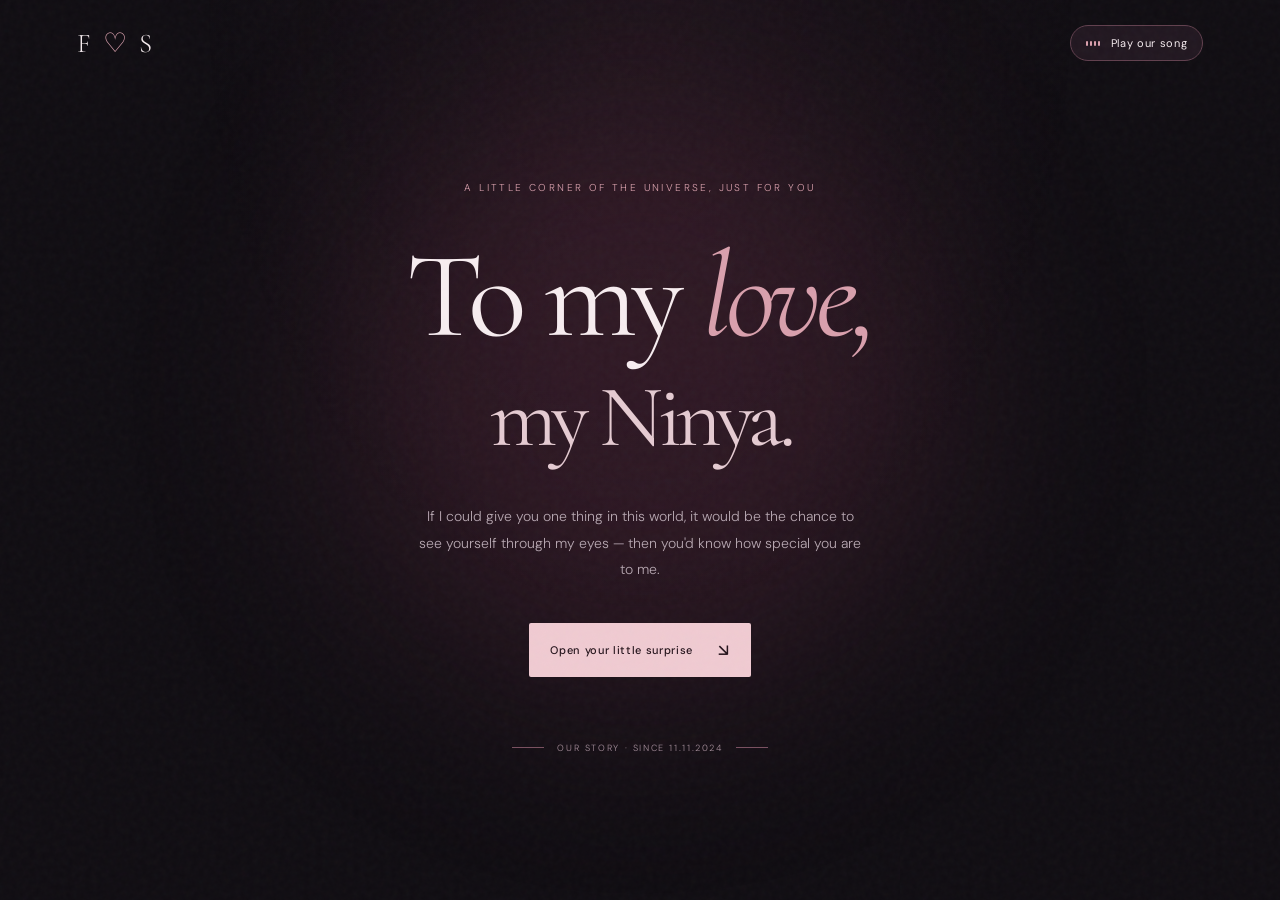
<file: index.html>
﻿<!DOCTYPE html>
<html lang="en">
<head>
  <meta charset="UTF-8">
  <meta name="viewport" content="width=device-width, initial-scale=1.0">
  <meta name="theme-color" content="#100d12">
  <meta name="description" content="A little place made with love, for Sheena, love — from Frank.">
  <title>For My Love ♡</title>
  <link rel="preconnect" href="https://fonts.googleapis.com">
  <link rel="preconnect" href="https://fonts.gstatic.com" crossorigin>
  <link href="https://fonts.googleapis.com/css2?family=Cormorant+Garamond:wght@400;500;600;700&family=DM+Sans:wght@300;400;500;600&display=swap" rel="stylesheet">
  <link rel="stylesheet" href="style.css">
</head>
<body>
  <div class="grain" aria-hidden="true"></div>
  <nav class="nav">
    <a class="brand" href="index.html#home">F <span>♡</span> S</a>
    <button class="music-toggle" id="musicToggle" aria-pressed="false" title="Toggle background music">
      <span class="music-bars" aria-hidden="true"><i></i><i></i><i></i><i></i></span>
      <span id="musicLabel">Play our song</span>
    </button>
  </nav>

  <main>
    <section class="hero section" id="home">
      <div class="hero-glow"></div>
      <p class="eyebrow fade-in">A little corner of the universe, just for you</p>
      <h1 class="fade-in delay-1">To my <em>love,</em><br><span>my Ninya.</span></h1>
      <p class="hero-copy fade-in delay-2">If I could give you one thing in this world, it would be the chance to see yourself through my eyes — then you'd know how special you are to me.</p>
      <a href="letter.html" class="primary-btn fade-in delay-3">Open your little surprise <span>↘</span></a>
      <div class="hero-date fade-in delay-3"><span class="line"></span> OUR STORY · SINCE 11.11.2024 <span class="line"></span></div>
    </section>

  </main>
  <audio id="bgMusic" loop preload="none">
    <source src="Araw-Araw.mp3" type="audio/mpeg">
  </audio>
  <script src="music.js"></script>
</body>
</html>
</file>
<file: style.css>
﻿ :root{--bg:#100d12;--panel:#19131b;--rose:#d9a0ad;--rose-light:#f0cbd2;--text:#f7edf0;--muted:#b8a8b2;--line:#4a303e;--serif:'Cormorant Garamond',Georgia,serif;--sans:'DM Sans',Arial,sans-serif}
*{box-sizing:border-box}html{scroll-behavior:smooth;scroll-padding-top:80px}body{margin:0;background:var(--bg);color:var(--text);font-family:var(--sans);font-weight:300;overflow-x:hidden}body:before{content:"";position:fixed;inset:0;pointer-events:none;background:radial-gradient(ellipse at 50% 0%,#39202d44,transparent 48%);z-index:-1}.grain{position:fixed;inset:0;pointer-events:none;opacity:.06;z-index:20;background-image:url("data:image/svg+xml,%3Csvg viewBox='0 0 180 180' xmlns='http://www.w3.org/2000/svg'%3E%3Cfilter id='n'%3E%3CfeTurbulence type='fractalNoise' baseFrequency='.8' numOctaves='4' stitchTiles='stitch'/%3E%3C/filter%3E%3Crect width='100%25' height='100%25' filter='url(%23n)' opacity='.55'/%3E%3C/svg%3E")}
a{color:inherit;text-decoration:none}.nav{position:absolute;top:0;left:0;right:0;padding:25px 6vw;display:flex;justify-content:space-between;align-items:center;z-index:5}.brand{font-family:var(--serif);font-size:27px;letter-spacing:3px}.brand span{color:var(--rose)}.music-toggle{display:flex;align-items:center;gap:11px;background:#211720;border:1px solid #61404e;border-radius:30px;padding:10px 15px;color:var(--text);font:400 11px var(--sans);letter-spacing:.06em;cursor:pointer;transition:.25s}.music-toggle:hover{border-color:var(--rose)}.music-bars{display:flex;align-items:center;gap:2px;height:14px}.music-bars i{display:block;width:2px;height:5px;background:var(--rose);border-radius:4px}.music-toggle.playing .music-bars i{animation:music 0.65s ease-in-out infinite alternate}.music-toggle.playing .music-bars i:nth-child(2){animation-delay:.2s}.music-toggle.playing .music-bars i:nth-child(3){animation-delay:.4s}.music-toggle.playing .music-bars i:nth-child(4){animation-delay:.1s}@keyframes music{to{height:14px}}
.section{padding:115px 8vw;position:relative}.hero{min-height:100svh;display:flex;flex-direction:column;align-items:center;justify-content:center;text-align:center;padding-top:140px;overflow:hidden}.hero-glow,.final-glow{position:absolute;width:600px;height:600px;border-radius:50%;background:#7f3b5540;filter:blur(100px);pointer-events:none}.hero-glow{top:10%;left:50%;transform:translateX(-50%)}.eyebrow,.section-kicker{font-size:10px;letter-spacing:.24em;text-transform:uppercase;color:var(--rose);position:relative}.hero h1{font:400 clamp(58px,10vw,122px)/.9 var(--serif);letter-spacing:-.045em;margin:38px 0 27px;position:relative}.hero h1 em,.section-heading h2 em,.countdown-section h2 em,.final-section h2 em{font-weight:400;color:var(--rose);font-style:italic}.hero h1 span{font-size:.72em;color:#e5cbd2}.hero-copy{max-width:450px;color:var(--muted);font-size:14px;line-height:1.9;position:relative}.primary-btn{display:inline-flex;align-items:center;gap:25px;background:var(--rose-light);color:#24131b;border:0;border-radius:2px;padding:16px 21px;font:500 11px var(--sans);letter-spacing:.06em;margin-top:26px;cursor:pointer;transition:transform .25s,background .25s;position:relative}.primary-btn:hover{transform:translateY(-3px);background:#f8dce2}.primary-btn span{font-size:17px}.hero-date{display:flex;align-items:center;gap:13px;margin-top:65px;color:#a9919e;font-size:9px;letter-spacing:.18em}.line{height:1px;width:32px;background:#795060}.scroll-note{position:absolute;bottom:24px;font-size:8px;letter-spacing:.2em;color:#8b7884}.scroll-note span{display:block;font-size:17px;margin-top:8px;color:var(--rose)}
.letter-section{background:#151016}.section-kicker{margin-bottom:30px}.letter-card{max-width:730px;margin:auto;background:#f0e4e2;color:#2b2026;padding:clamp(28px,7vw,75px);position:relative;box-shadow:0 25px 80px #0004}.letter-card:before{content:"";position:absolute;inset:10px;border:1px solid #cbb5b9;pointer-events:none}.letter-flower{position:absolute;right:clamp(38px,8vw,80px);top:38px;color:#b47b8a;font-size:29px}.script{font:italic 26px var(--serif);color:#b67b8b;margin:0 0 12px}.letter-card h2{font:500 clamp(38px,6vw,58px)/.95 var(--serif);margin:0 0 28px;letter-spacing:-.02em}.letter-body{font:400 14px/1.95 var(--sans);color:#5b4951;max-width:570px}.letter-body p{margin:0 0 17px}.signoff{padding-top:8px}.signoff span{font:italic 29px var(--serif);color:#a35f75}.letter-bottom{margin-top:35px;padding-top:15px;border-top:1px solid #d2bfc1;display:flex;justify-content:space-between;font-size:8px;letter-spacing:.18em;color:#987a85}.letter-bottom span{color:#b16c81;font-size:14px}
.gallery-section{max-width:1250px;margin:auto}.section-heading{text-align:center;margin-bottom:55px}.section-heading .script{font-size:25px}.section-heading h2,.countdown-section h2{font:400 clamp(44px,7vw,72px)/1 var(--serif);margin:12px 0}.muted{color:var(--muted);font-size:13px;line-height:1.8}.gallery{display:grid;grid-template-columns:1fr 1fr 1fr;gap:23px;align-items:start}.photo-card{border:0;background:#211821;padding:10px 10px 17px;text-align:left;color:var(--text);cursor:zoom-in;transition:transform .35s;box-shadow:0 15px 35px #0003}.photo-card:hover{transform:translateY(-7px) rotate(0deg)}.photo-card img{width:100%;height:330px;object-fit:cover;display:block;filter:saturate(.75) brightness(.85);transition:filter .3s}.photo-card:hover img{filter:saturate(1) brightness(1)}.photo-tall{transform:rotate(-2deg);margin-top:10px}.photo-offset{transform:rotate(2deg);margin-top:55px}.photo-caption{display:block;padding:16px 7px 0;font:italic 21px var(--serif);color:#f0d9df}.photo-caption small{display:block;font:9px var(--sans);letter-spacing:.15em;color:var(--rose);margin-bottom:8px}.gallery-tip{text-align:center;color:#8d7b87;font-size:11px;margin-top:35px}
.promise-section{text-align:center;background:#171018;padding-top:130px;padding-bottom:130px}.promise-mark{font:100px/.8 var(--serif);color:#714255;margin-top:15px}.promise-section blockquote{font:400 clamp(31px,5.5vw,58px)/1.13 var(--serif);margin:12px auto 25px;max-width:850px}.promise-section blockquote em{color:var(--rose);font-weight:400}.promise-section>p{color:var(--muted);font-size:12px}.heart-row{color:var(--rose);margin-top:32px;font-size:15px}
.countdown-section{text-align:center}.countdown-section .script{margin-bottom:16px}.countdown{display:flex;justify-content:center;gap:clamp(12px,4vw,50px);margin:43px 0 22px}.countdown div{display:flex;flex-direction:column;gap:10px;min-width:48px}.countdown strong{font:400 clamp(35px,7vw,65px)/1 var(--serif);color:var(--rose-light);font-variant-numeric:tabular-nums}.countdown span{font-size:8px;letter-spacing:.18em;color:#9d8995}.date-note{font-size:11px;color:#9d8995}
.final-section{text-align:center;min-height:90vh;display:flex;flex-direction:column;align-items:center;justify-content:center;padding:110px 8vw 55px;position:relative;overflow:hidden;background:#171018}.final-glow{top:15%;left:50%;transform:translateX(-50%);background:#73364b30}.final-section>.script,.final-section h2,.final-section>p,.final-section button,.surprise-message,footer{position:relative}.final-section h2{font:400 clamp(49px,9vw,100px)/.91 var(--serif);letter-spacing:-.04em;margin:25px 0}.final-section>p:not(.script){max-width:390px;color:var(--muted);font-size:13px;line-height:1.8}.surprise-message{margin-top:35px;padding:28px 35px;border:1px solid #6a4354;background:#211720;animation:reveal .6s ease both}.big-heart{font-size:35px;color:var(--rose)}.surprise-message p{font:italic 25px/1.3 var(--serif);color:#f1dce2}.surprise-message strong{font-size:11px;font-weight:400;color:var(--rose-light)}footer{margin-top:auto;padding-top:85px;font-size:8px;letter-spacing:.2em;color:#8d7985}footer span{color:var(--rose);padding:0 6px}
.lightbox{position:fixed;inset:0;background:#080609f2;z-index:30;display:none;align-items:center;justify-content:center;flex-direction:column;padding:55px 20px}.lightbox.open{display:flex}.lightbox img{max-width:min(80vw,700px);max-height:72vh;object-fit:contain;box-shadow:0 20px 80px #0008}.lightbox p{font:italic 22px var(--serif);color:#f0d9df}.lightbox button{position:absolute;border:1px solid #674455;background:#211720;color:white;cursor:pointer}.lightbox-close{top:22px;right:25px;font-size:30px;width:42px;height:42px}.lightbox-prev,.lightbox-next{top:50%;transform:translateY(-50%);font-size:34px;width:45px;height:55px}.lightbox-prev{left:20px}.lightbox-next{right:20px}
.fade-in{animation:fade .9s both}.delay-1{animation-delay:.15s}.delay-2{animation-delay:.3s}.delay-3{animation-delay:.45s}@keyframes fade{from{opacity:0;transform:translateY(15px)}to{opacity:1;transform:translateY(0)}}@keyframes reveal{from{opacity:0;transform:translateY(12px) scale(.98)}to{opacity:1;transform:translateY(0) scale(1)}}
@media(max-width:700px){.nav{padding:20px 6vw}.section{padding:85px 6vw}.hero{padding-top:125px;min-height:94svh}.hero h1{font-size:clamp(58px,15vw,88px)}.hero-copy{font-size:13px;max-width:340px}.hero-date{margin-top:48px;font-size:8px;gap:8px}.line{width:17px}.letter-card{padding:45px 27px}.letter-card:before{inset:7px}.letter-flower{top:24px;right:28px;font-size:22px}.letter-body{font-size:13px}.gallery{grid-template-columns:1fr 1fr;gap:14px}.photo-card img{height:245px}.photo-card:nth-child(3){grid-column:1/3;width:70%;justify-self:center;margin-top:5px}.photo-offset{margin-top:38px}.photo-caption{font-size:18px;padding:12px 4px 0}.photo-caption small{font-size:8px}.countdown{gap:17px}.countdown div{min-width:45px}.final-section{min-height:80vh}.lightbox-prev{left:5px}.lightbox-next{right:5px}.lightbox img{max-width:82vw}}
@media(max-width:380px){.music-toggle{padding:9px 10px}.music-toggle #musicLabel{font-size:9px}.countdown{gap:10px}.countdown strong{font-size:34px}.photo-card img{height:210px}}
@media(prefers-reduced-motion:reduce){*,*::before,*::after{scroll-behavior:auto!important;animation-duration:.01ms!important;transition-duration:.01ms!important}}


/* Playful Love Lab mini-game */
.game-section{background:linear-gradient(180deg,#100d12,#1b111a 50%,#100d12);overflow:hidden}
.game-shell{max-width:760px;margin:0 auto;text-align:center;position:relative}
.game-topline{display:flex;justify-content:space-between;gap:12px;border-bottom:1px solid #4a303e;padding:0 0 15px;font-size:9px;letter-spacing:.2em;color:var(--rose)}
.game-orbit{width:92px;height:92px;margin:36px auto 23px;border:1px solid #684054;border-radius:50%;display:grid;place-items:center;position:relative;box-shadow:0 0 40px #9c4d6b20}
.orbit-heart{font-size:35px;color:var(--rose);animation:heartbeat 1.6s ease-in-out infinite}
.orbit-dot{position:absolute;width:7px;height:7px;border-radius:50%;background:#f0cbd2;box-shadow:0 0 12px #f0cbd2}
.dot-one{top:7px;left:14px}.dot-two{right:2px;top:42px}.dot-three{bottom:8px;left:23px}
@keyframes heartbeat{0%,100%{transform:scale(1)}15%{transform:scale(1.15)}30%{transform:scale(1)}45%{transform:scale(1.08)}}
.game-shell>.script{margin-bottom:8px}.game-shell>h2{font:400 clamp(43px,7vw,70px)/.92 var(--serif);margin:12px 0 17px;letter-spacing:-.035em}.game-shell>h2 em{font-style:italic;color:var(--rose)}.game-intro{max-width:440px;margin:0 auto;color:var(--muted);font-size:13px;line-height:1.8}
.game-card{margin:38px auto 0;max-width:590px;border:1px solid #654053;background:linear-gradient(145deg,#241721,#171119);padding:clamp(24px,5vw,43px);box-shadow:0 20px 65px #0003;position:relative}
.game-card:before{content:"";position:absolute;inset:7px;border:1px solid #ffffff08;pointer-events:none}
.game-emoji{font-size:39px;margin-bottom:13px;min-height:48px;animation:gamePop .35s ease both}
.game-question-count{font-size:9px;letter-spacing:.2em;color:var(--rose);margin:0 0 14px}
.game-card h3{font:500 clamp(26px,4vw,36px)/1.12 var(--serif);margin:0 auto 25px;max-width:450px}
.game-answers{display:grid;grid-template-columns:1fr 1fr;gap:10px;position:relative}
.game-answer{background:#211720;border:1px solid #583748;color:#f5e7ec;padding:14px 12px;min-height:56px;font:400 12px/1.5 var(--sans);cursor:pointer;transition:transform .2s,border-color .2s,background .2s;border-radius:2px}
.game-answer:hover,.game-answer:focus-visible{border-color:var(--rose);background:#33202c;transform:translateY(-2px);outline:none}
.game-answer.selected{border-color:var(--rose-light);background:#563144;box-shadow:inset 0 0 0 1px #d9a0ad50}
.game-answer:disabled{cursor:default;opacity:.85}
.game-feedback{min-height:24px;margin:18px 0 0;color:var(--rose-light);font-size:12px;line-height:1.7}
.game-next{border:0;background:var(--rose-light);color:#24131b;padding:13px 18px;margin-top:10px;font:500 11px var(--sans);cursor:pointer;letter-spacing:.04em}.game-next span{font-size:16px;padding-left:12px}
.game-footnote{font-size:8px;letter-spacing:.18em;color:#8d7985;margin-top:22px}
.game-result-score{font:400 clamp(48px,9vw,76px)/1 var(--serif);color:var(--rose-light);margin:8px 0}
.game-result-copy{color:var(--muted);font-size:13px;line-height:1.8;max-width:400px;margin:0 auto 18px}
.game-restart{background:transparent;border:1px solid #80536a;color:var(--rose-light);padding:12px 18px;margin-top:12px;cursor:pointer;font:400 11px var(--sans)}
@keyframes gamePop{from{opacity:0;transform:scale(.8) translateY(6px)}to{opacity:1;transform:scale(1) translateY(0)}}
@media(max-width:520px){.game-card{padding:25px 17px}.game-answers{grid-template-columns:1fr}.game-answer{min-height:48px}.game-orbit{margin-top:28px}.game-topline{font-size:8px}}


/* Sweet, playful "I love you" choice */
.love-choice-area{display:flex;flex-direction:column;align-items:center;justify-content:center;gap:14px;min-height:150px;padding:12px 0}
.love-choice-area .game-answer{width:min(100%,330px);min-height:54px;transition:transform .28s ease,font-size .28s ease,padding .28s ease,opacity .28s ease;transform-origin:center}
.love-choice-area .love-yes{background:var(--rose);border-color:var(--rose);color:#21121a;font-weight:600;box-shadow:0 8px 30px #d9a0ad2b}
.love-choice-area .love-yes:hover{background:var(--rose-light);border-color:var(--rose-light)}
.love-choice-area .love-no{background:#211923;color:var(--muted);border-color:#493340;font-size:.92rem}
.love-choice-area .love-no.shrinking{opacity:.72}
.love-choice-area .love-yes.growing{box-shadow:0 0 35px #d9a0ad55}
.game-card.love-celebration .game-emoji{animation:lovePop .55s ease}
@keyframes lovePop{0%{transform:scale(.5) rotate(-15deg)}70%{transform:scale(1.18) rotate(8deg)}100%{transform:scale(1) rotate(0)}}
@media(max-width:480px){.love-choice-area .game-answer{width:100%}.love-choice-area{min-height:140px}}
.virtual-bouquet{position:relative;width:280px;height:190px;margin:0 auto 15px;animation:bouquetArrive .8s cubic-bezier(.2,.8,.25,1) both}.bouquet-stem{position:absolute;bottom:12px;left:50%;width:5px;height:130px;border-radius:5px;background:linear-gradient(90deg,#507d58,#91b87b);transform-origin:bottom;animation:stemRise .75s ease-out both}.stem-one{--stem-angle:-34deg;height:120px}.stem-two{--stem-angle:-17deg;height:145px;animation-delay:.08s}.stem-three{--stem-angle:0deg;height:160px;animation-delay:.16s}.stem-four{--stem-angle:17deg;height:145px;animation-delay:.24s}.stem-five{--stem-angle:34deg;height:120px;animation-delay:.32s}.bouquet-stem{transform:rotate(var(--stem-angle))}.bouquet-bloom{position:absolute;width:76px;height:76px;border-radius:50%;z-index:2;opacity:0;background:radial-gradient(ellipse 24% 39% at 50% 18%,var(--petal) 92%,transparent 100%),radial-gradient(ellipse 24% 39% at 80% 40%,var(--petal) 92%,transparent 100%),radial-gradient(ellipse 24% 39% at 68% 76%,var(--petal) 92%,transparent 100%),radial-gradient(ellipse 24% 39% at 32% 76%,var(--petal) 92%,transparent 100%),radial-gradient(ellipse 24% 39% at 20% 40%,var(--petal) 92%,transparent 100%);animation:bloomOpen .7s cubic-bezier(.2,.8,.25,1) forwards}.bouquet-bloom:after{content:"";position:absolute;left:31px;top:31px;width:14px;height:14px;border-radius:50%;background:radial-gradient(circle at 35% 30%,#fff0a8,#e9a949 75%);box-shadow:0 0 12px #ffd77c88}.bloom-one{--petal:#f7a9bd;left:20px;top:52px;animation-delay:.2s}.bloom-two{--petal:#f5c3d0;left:68px;top:18px;animation-delay:.32s}.bloom-three{--petal:#e995ae;left:102px;top:0;animation-delay:.44s}.bloom-four{--petal:#f4b4c4;left:139px;top:20px;animation-delay:.56s}.bloom-five{--petal:#f7c5d0;left:184px;top:53px;animation-delay:.68s}.bouquet-leaf{position:absolute;bottom:42px;left:50%;width:40px;height:18px;border-radius:100% 0 100% 0;background:linear-gradient(135deg,#9bc27f,#547e5a);z-index:1;animation:leafAppear .45s .7s ease-out both}.leaf-one{transform:translateX(-28px) rotate(-35deg)}.leaf-two{transform:translateX(8px) rotate(35deg) scaleX(-1);bottom:62px}.leaf-three{transform:translateX(-45px) rotate(-18deg);bottom:75px}.bouquet-wrap{position:absolute;z-index:3;bottom:0;left:50%;width:112px;height:67px;transform:translateX(-50%);clip-path:polygon(8% 0,92% 0,70% 100%,30% 100%);background:linear-gradient(100deg,#f0cbd2,#fff0e7 48%,#d9a0ad);filter:drop-shadow(0 4px 4px #0003)}.bouquet-wrap:after{content:"";position:absolute;left:48px;top:11px;width:16px;height:13px;border-radius:50%;background:#b56a83;box-shadow:-10px 1px 0 -3px #d9a0ad,10px 1px 0 -3px #d9a0ad}@keyframes bouquetArrive{from{opacity:0;transform:translateY(14px) scale(.82)}to{opacity:1;transform:translateY(0) scale(1)}}@keyframes stemRise{from{transform:rotate(var(--stem-angle)) scaleY(0)}to{transform:rotate(var(--stem-angle)) scaleY(1)}}@keyframes bloomOpen{from{opacity:0;transform:scale(.1) rotate(-24deg)}to{opacity:1;transform:scale(1) rotate(0)}}@keyframes leafAppear{from{opacity:0;scale:.1}to{opacity:1;scale:1}}
@media(prefers-reduced-motion:reduce){.virtual-bouquet,.bouquet-bloom,.bouquet-stem,.bouquet-leaf{animation:none!important}.bouquet-bloom{opacity:1}.bouquet-stem{transform:none}.bouquet-leaf{opacity:1}}
.virtual-bouquet{position:relative;width:min(340px,86vw);height:auto;aspect-ratio:15/14;margin:12px auto 4px;animation:none}.virtual-bouquet svg{display:block;width:100%;height:100%;overflow:visible}.svg-stem{fill:none;stroke:#5f7959;stroke-width:6;stroke-linecap:round}.svg-foliage{fill:#526d4e;stroke:#82956e;stroke-width:1.4}.baby-sprig path{fill:none;stroke:#879a76;stroke-width:1.6;stroke-linecap:round}.baby-sprig circle{fill:#fffaf2;stroke:#e6ded1;stroke-width:1}.rose-bud{fill:#8f1325;stroke:#c44b50;stroke-width:1.5;opacity:1;transition:opacity .7s ease}.rose-petals{opacity:0;transform:scale(.72);transform-box:fill-box;transform-origin:center;transition:opacity .75s ease,transform .95s cubic-bezier(.2,.8,.25,1)}.rose-petals path{fill:#b51e31;stroke:#dc6670;stroke-width:1.2}.rose-large .rose-petals path:not(.rose-heart){fill:#961328}.rose-heart{fill:#76101e!important;stroke:#e98784!important}.rose-head{transform-box:fill-box;transform-origin:center;scale:.96;transition:scale .9s cubic-bezier(.2,.8,.25,1)}.rose-large{scale:1}.is-unwrapped .rose-bud{opacity:0}.is-unwrapped .rose-petals{opacity:1;transform:scale(1)}.is-unwrapped .rose-head{scale:1.06}.paper-body{fill:#f7f2e9;stroke:#ded5c8;stroke-width:2}.paper-fold{fill:#fffdf7;stroke:#d9d0c4;stroke-width:2;transform-box:fill-box;transform-origin:top center;transition:transform .85s cubic-bezier(.2,.75,.25,1)}.fold-left{transform-origin:top right}.fold-right{transform-origin:top left}.is-unwrapped .fold-left{transform:translate(-24px,17px) rotate(-18deg)}.is-unwrapped .fold-right{transform:translate(24px,17px) rotate(18deg)}.paper-seam{fill:none;stroke:#d5cbbc;stroke-width:1.4;stroke-dasharray:2 3}.ribbon-tail,.ribbon-bow path,.ribbon-bow ellipse{fill:#a7192d;stroke:#e15b64;stroke-width:2}.ribbon-bow{transform-box:fill-box;transform-origin:center;transition:transform .6s ease,opacity .6s ease}.is-unwrapped .ribbon-bow{transform:translateY(12px) scale(.78);opacity:.45}.ribbon-trigger{position:absolute;left:50%;top:78%;width:82px;height:52px;transform:translate(-50%,-50%);padding:0;border:0;border-radius:50%;background:transparent;cursor:pointer}.ribbon-trigger:hover:not(:disabled){filter:drop-shadow(0 0 8px #ed697477)}.ribbon-trigger:focus-visible{outline:2px solid #f1b4bc;outline-offset:3px}.ribbon-trigger:disabled{cursor:default}.floating-petal{position:fixed;z-index:39;width:13px;height:19px;border-radius:100% 0 100% 0;background:var(--petal-color);box-shadow:inset -2px -2px 4px #650e1d22;pointer-events:none;animation:petalDrift var(--fall-duration) ease-in var(--fall-delay) forwards}@keyframes petalDrift{0%{opacity:0;transform:translate3d(0,0,0) rotate(0) scale(.7)}12%{opacity:.9}100%{opacity:0;transform:translate3d(var(--fall-drift),110vh,0) rotate(480deg) scale(1.05)}}.bouquet-note{margin:0!important;padding-top:6px;font:italic 16px var(--serif)!important;color:var(--rose-light)!important;animation:bouquetNoteFade .8s ease both}@keyframes bouquetNoteFade{from{opacity:0;transform:translateY(8px)}to{opacity:1;transform:translateY(0)}}
@media(prefers-reduced-motion:reduce){.paper-fold,.rose-bud,.rose-petals,.rose-head,.ribbon-bow,.bouquet-note{transition:none!important;animation:none!important}.is-unwrapped .rose-bud{opacity:0}.is-unwrapped .rose-petals{opacity:1;transform:none}.is-unwrapped .rose-head{scale:1}.is-unwrapped .fold-left{transform:translate(-18px,10px)}.is-unwrapped .fold-right{transform:translate(18px,10px)}}
.bouquet-prompt{margin:28px 0 0!important;font:italic 15px var(--serif)!important;color:#f0cbd2!important}.virtual-bouquet{display:block;width:min(300px,82vw);height:auto;aspect-ratio:15/14;margin:0 auto;padding:0;border:0;background:transparent;cursor:pointer;animation:none}.virtual-bouquet:focus-visible{outline:1px solid var(--rose);outline-offset:4px;border-radius:12px}.virtual-bouquet svg{display:block;width:100%;height:100%;overflow:visible}.svg-stem{fill:none;stroke:#78916c;stroke-width:6;stroke-linecap:round}.svg-leaf{fill:#819b73;stroke:#a9bd8c;stroke-width:1.5}.closed-bud{fill:#d98da3;stroke:#f0bdc9;stroke-width:1.5;opacity:1;transition:opacity .65s ease}.bloom-center .closed-bud{fill:#c87992}.open-petals{opacity:0;transform:scale(.15);transform-box:fill-box;transform-origin:center;transition:opacity .65s ease,transform .9s cubic-bezier(.2,.8,.25,1)}.open-petals path{fill:#e8a1b3;stroke:#f5ccd4;stroke-width:1.3}.bloom-center .open-petals path{fill:#edb5bf}.open-petals circle{fill:#dca34f;stroke:#f5d38b;stroke-width:1.2}.is-bloomed .closed-bud{opacity:0}.is-bloomed .open-petals{opacity:1;transform:scale(1)}.bouquet-ribbon{fill:#d9a0ad;stroke:#f0cbd2;stroke-width:2}.falling-petal{fill:#f1b5c4;opacity:0;transform-box:fill-box;transform-origin:center}.is-bloomed .falling-petal{animation:petalFall 2.6s ease-in forwards}.petal-one{animation-delay:.2s!important}.petal-two{animation-delay:.65s!important;fill:#e8a1b3}.petal-three{animation-delay:1s!important;fill:#f3cfaa}@keyframes petalFall{0%{opacity:0;transform:translate(0,0) rotate(0)}15%{opacity:.9}100%{opacity:0;transform:translate(35px,135px) rotate(100deg)}}.bouquet-note{margin:0!important;padding-top:6px;font:italic 16px var(--serif)!important;color:var(--rose-light)!important;animation:bouquetNoteFade .8s ease both}@keyframes bouquetNoteFade{from{opacity:0;transform:translateY(8px)}to{opacity:1;transform:translateY(0)}}
@media(prefers-reduced-motion:reduce){.virtual-bouquet,.open-petals,.closed-bud,.falling-petal,.bouquet-note{animation:none!important;transition:none!important}.is-bloomed .falling-petal{opacity:0}.bouquet-note{opacity:1;transform:none}}


.ribbon-trigger{z-index:5}
.virtual-bouquet{display:block;cursor:default}.virtual-bouquet>summary{position:absolute;left:50%;top:78%;z-index:6;display:block;width:82px;height:52px;transform:translate(-50%,-50%);padding:0;border:0;border-radius:50%;background:transparent;cursor:pointer;list-style:none}.virtual-bouquet>summary::-webkit-details-marker{display:none}.virtual-bouquet>summary::marker{content:""}.virtual-bouquet>summary:focus-visible{outline:2px solid #f1b4bc;outline-offset:3px}.virtual-bouquet[open] .rose-bud{opacity:0}.virtual-bouquet[open] .rose-petals{opacity:1;transform:scale(1)}.virtual-bouquet[open] .rose-head{scale:1.06}.screen-petal{position:absolute;top:27%;width:13px;height:19px;border-radius:100% 0 100% 0;background:#b51e31;opacity:0;pointer-events:none;box-shadow:inset -2px -2px 4px #650e1d22}.petal-one{left:20%;--drop-delay:.05s}.petal-two{left:34%;background:#fffaf2;--drop-delay:.28s}.petal-three{left:48%;background:#d74952;--drop-delay:.12s}.petal-four{left:62%;background:#f3e9df;--drop-delay:.42s}.petal-five{left:75%;background:#a91f32;--drop-delay:.2s}.petal-six{left:88%;background:#fffaf2;--drop-delay:.5s}.virtual-bouquet[open] .screen-petal{animation:screenPetalFall 3.2s ease-in var(--drop-delay) both}@keyframes screenPetalFall{0%{opacity:0;transform:translate(0,0) rotate(0)}12%{opacity:.9}100%{opacity:0;transform:translate(22px,340px) rotate(400deg)}}.virtual-bouquet[open]+.bouquet-note{display:block}.bouquet-note{display:none}.virtual-bouquet[open]+.bouquet-note{animation:bouquetNoteFade .8s ease both}@media(prefers-reduced-motion:reduce){.rose-bud,.rose-petals,.rose-head,.screen-petal,.bouquet-note{transition:none!important;animation:none!important}.virtual-bouquet[open] .rose-bud{opacity:0}.virtual-bouquet[open] .rose-petals{opacity:1;transform:none}.virtual-bouquet[open] .rose-head{scale:1}.virtual-bouquet[open] .screen-petal{opacity:0}}


.rose-bud{opacity:.28}.rose-petals{opacity:.72;transform:scale(.82)}.virtual-bouquet[open] .rose-bud{opacity:0}.virtual-bouquet[open] .rose-petals{opacity:1;transform:scale(1)}.virtual-bouquet[open] .rose-head{scale:1.07}


.virtual-bouquet>summary{display:flex;align-items:center;justify-content:center;background:linear-gradient(145deg,#c52a3c,#8f1023);border:2px solid #f0787d;border-radius:50%;color:#fffaf2;font:600 9px var(--sans);letter-spacing:.14em;text-shadow:0 1px 2px #4d0912;box-shadow:0 4px 12px #22080cb3,inset 0 0 0 2px #a7192d;transition:filter .2s ease,box-shadow .2s ease}.virtual-bouquet>summary:hover{filter:brightness(1.15);box-shadow:0 0 15px #ec6a7777}.virtual-bouquet>summary:focus-visible{outline:2px solid #fff0e3;outline-offset:4px}


.virtual-bouquet[open]>summary{opacity:0;visibility:hidden;pointer-events:none}
</file>
